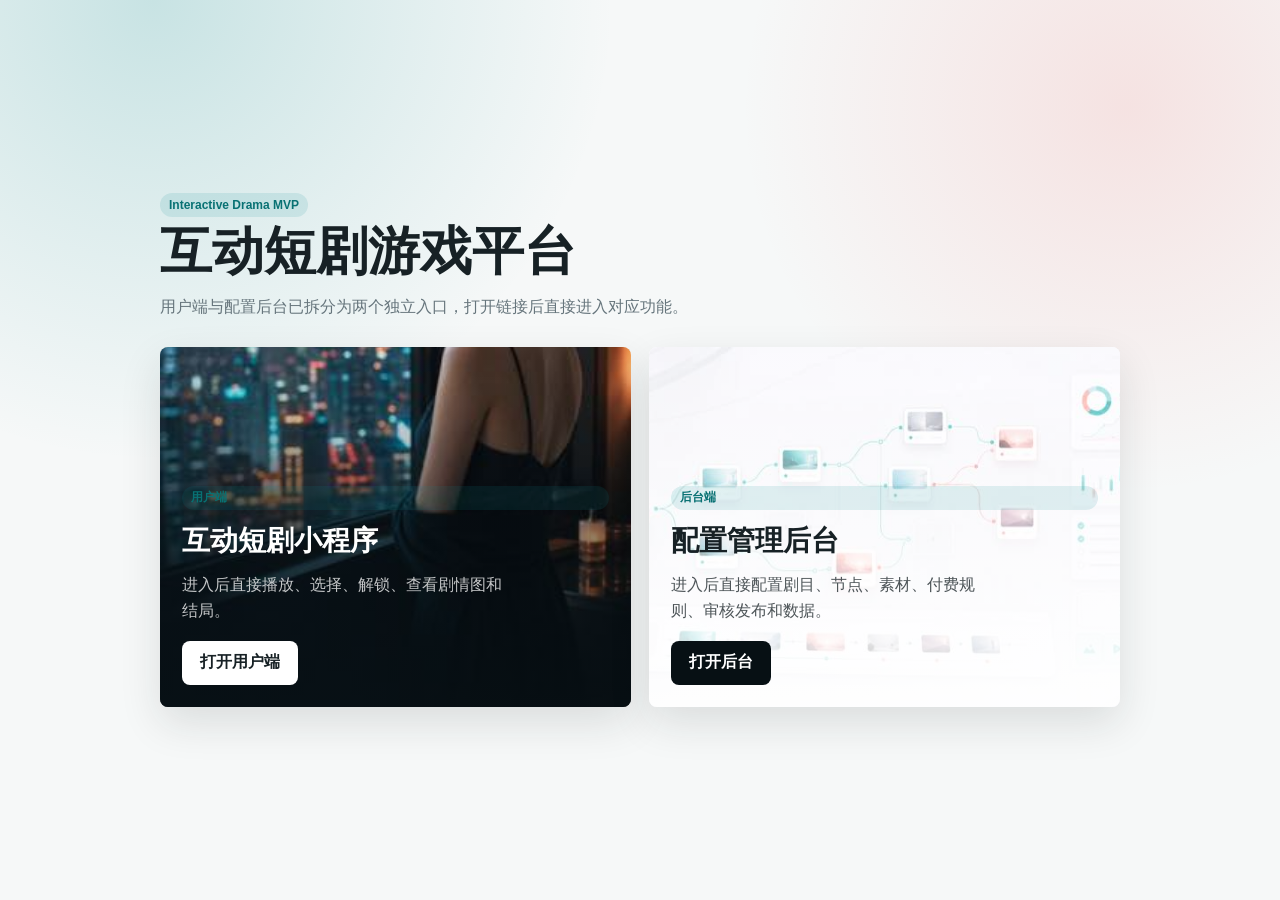
<file: index.html>
<!doctype html>
<html lang="zh-CN">
<head>
  <meta charset="utf-8">
  <meta name="viewport" content="width=device-width, initial-scale=1">
  <title>互动短剧游戏平台 Demo</title>
  <link rel="stylesheet" href="./shared/base.css">
  <link rel="stylesheet" href="./shared/runtime-assets.css">
  <style>
    body {
      min-height: 100vh;
      display: grid;
      place-items: center;
      padding: 24px;
      background:
        radial-gradient(circle at 12% 0, rgba(15, 143, 145, .2), transparent 32%),
        radial-gradient(circle at 88% 12%, rgba(241, 95, 91, .14), transparent 28%),
        #f6f8f8;
    }

    .portal {
      width: min(960px, 100%);
      display: grid;
      grid-template-columns: 1fr 1fr;
      gap: 18px;
      align-items: stretch;
    }

    .portal-head {
      grid-column: 1 / -1;
      display: flex;
      align-items: end;
      justify-content: space-between;
      gap: 18px;
      margin-bottom: 8px;
    }

    .portal-head h1 {
      margin-bottom: 6px;
      font-size: clamp(30px, 5vw, 52px);
      letter-spacing: 0;
    }

    .portal-head p {
      margin-bottom: 0;
      color: var(--muted);
      line-height: 1.7;
    }

    .entry-card {
      min-height: 360px;
      display: grid;
      align-content: end;
      gap: 12px;
      position: relative;
      isolation: isolate;
      overflow: hidden;
      border-radius: 8px;
      padding: 22px;
      color: #fff;
      box-shadow: var(--shadow);
    }

    .entry-card::before,
    .entry-card::after {
      position: absolute;
      inset: 0;
      content: "";
      z-index: -2;
      background-image: var(--asset-poster);
      background-size: cover;
      background-position: center;
    }

    .entry-card.admin::before {
      background-image: var(--asset-admin-canvas);
    }

    .entry-card::after {
      z-index: -1;
      background: linear-gradient(180deg, transparent, rgba(7, 16, 20, .82));
    }

    .entry-card.admin {
      color: var(--ink);
      background: #fff;
    }

    .entry-card.admin::after {
      background: linear-gradient(180deg, rgba(255, 255, 255, .24), rgba(255, 255, 255, .94));
    }

    .entry-card h2 {
      margin-bottom: 0;
      font-size: 28px;
    }

    .entry-card p {
      max-width: 320px;
      margin-bottom: 4px;
      color: currentColor;
      opacity: .76;
      line-height: 1.65;
    }

    .entry-card a {
      width: max-content;
      display: inline-grid;
      place-items: center;
      min-height: 44px;
      border-radius: 8px;
      padding: 0 18px;
      background: #fff;
      color: var(--ink);
      font-weight: 900;
    }

    .entry-card.admin a {
      background: var(--dark);
      color: #fff;
    }

    @media (max-width: 780px) {
      .portal,
      .portal-head {
        grid-template-columns: 1fr;
        display: grid;
      }
    }
  </style>
</head>
<body>
  <main class="portal">
    <header class="portal-head">
      <div>
        <span class="eyebrow">Interactive Drama MVP</span>
        <h1>互动短剧游戏平台</h1>
        <p>用户端与配置后台已拆分为两个独立入口，打开链接后直接进入对应功能。</p>
      </div>
    </header>
    <section class="entry-card">
      <span class="eyebrow">用户端</span>
      <h2>互动短剧小程序</h2>
      <p>进入后直接播放、选择、解锁、查看剧情图和结局。</p>
      <a href="./user/">打开用户端</a>
    </section>
    <section class="entry-card admin">
      <span class="eyebrow">后台端</span>
      <h2>配置管理后台</h2>
      <p>进入后直接配置剧目、节点、素材、付费规则、审核发布和数据。</p>
      <a href="./admin/">打开后台</a>
    </section>
  </main>
</body>
</html>
</file>
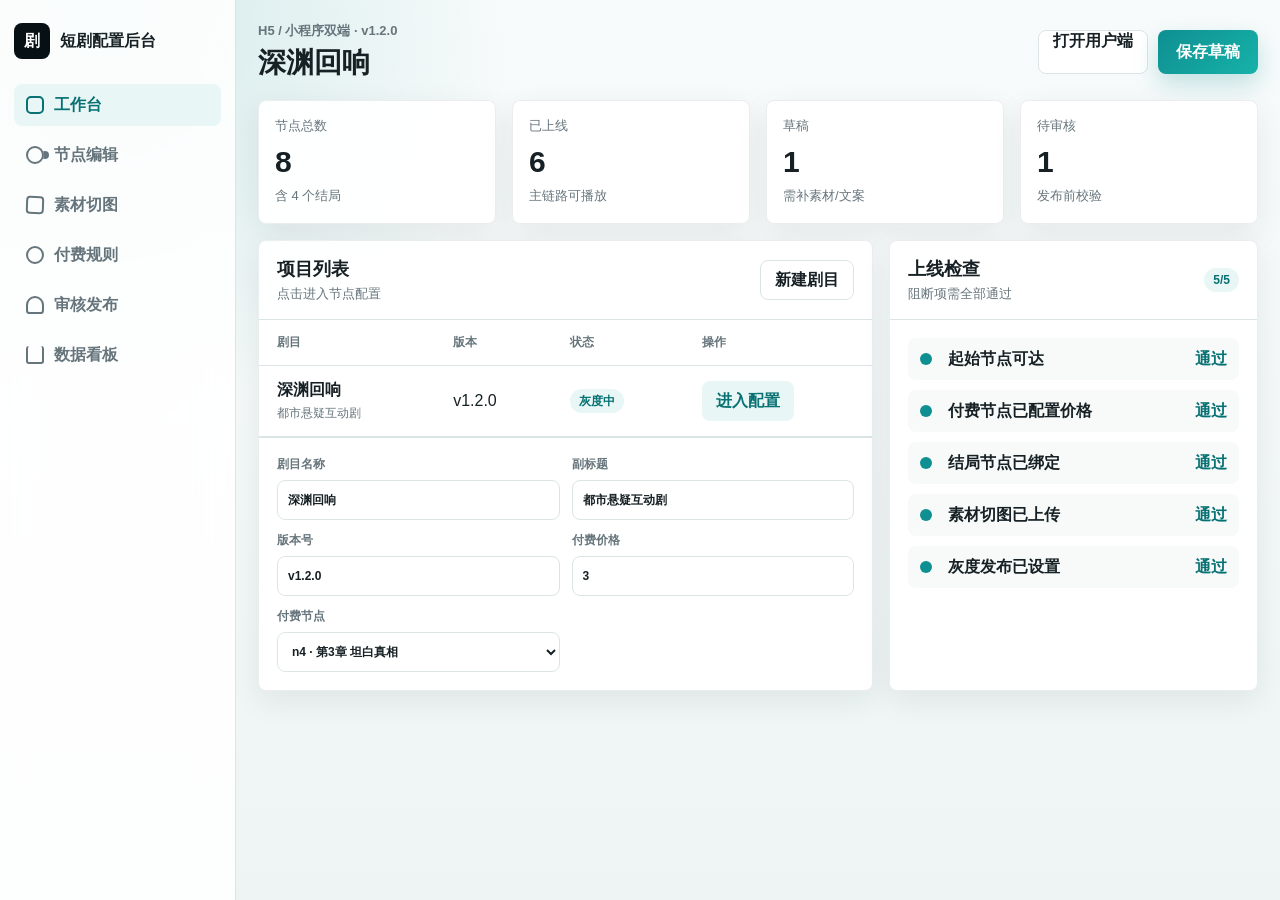
<file: admin/index.html>
<!doctype html>
<html lang="zh-CN">
<head>
  <meta charset="utf-8">
  <meta name="viewport" content="width=device-width, initial-scale=1">
  <meta name="theme-color" content="#f6f8f8">
  <title>互动短剧配置后台</title>
  <link rel="stylesheet" href="../shared/base.css">
  <link rel="stylesheet" href="../shared/runtime-assets.css">
  <link rel="stylesheet" href="./admin.css?v=config-video-20260627">
</head>
<body class="admin-shell">
  <main id="adminApp"></main>
  <script src="../shared/story-data.js?v=config-video-20260627"></script>
  <script src="./admin.js?v=config-video-20260627"></script>
</body>
</html>
</file>
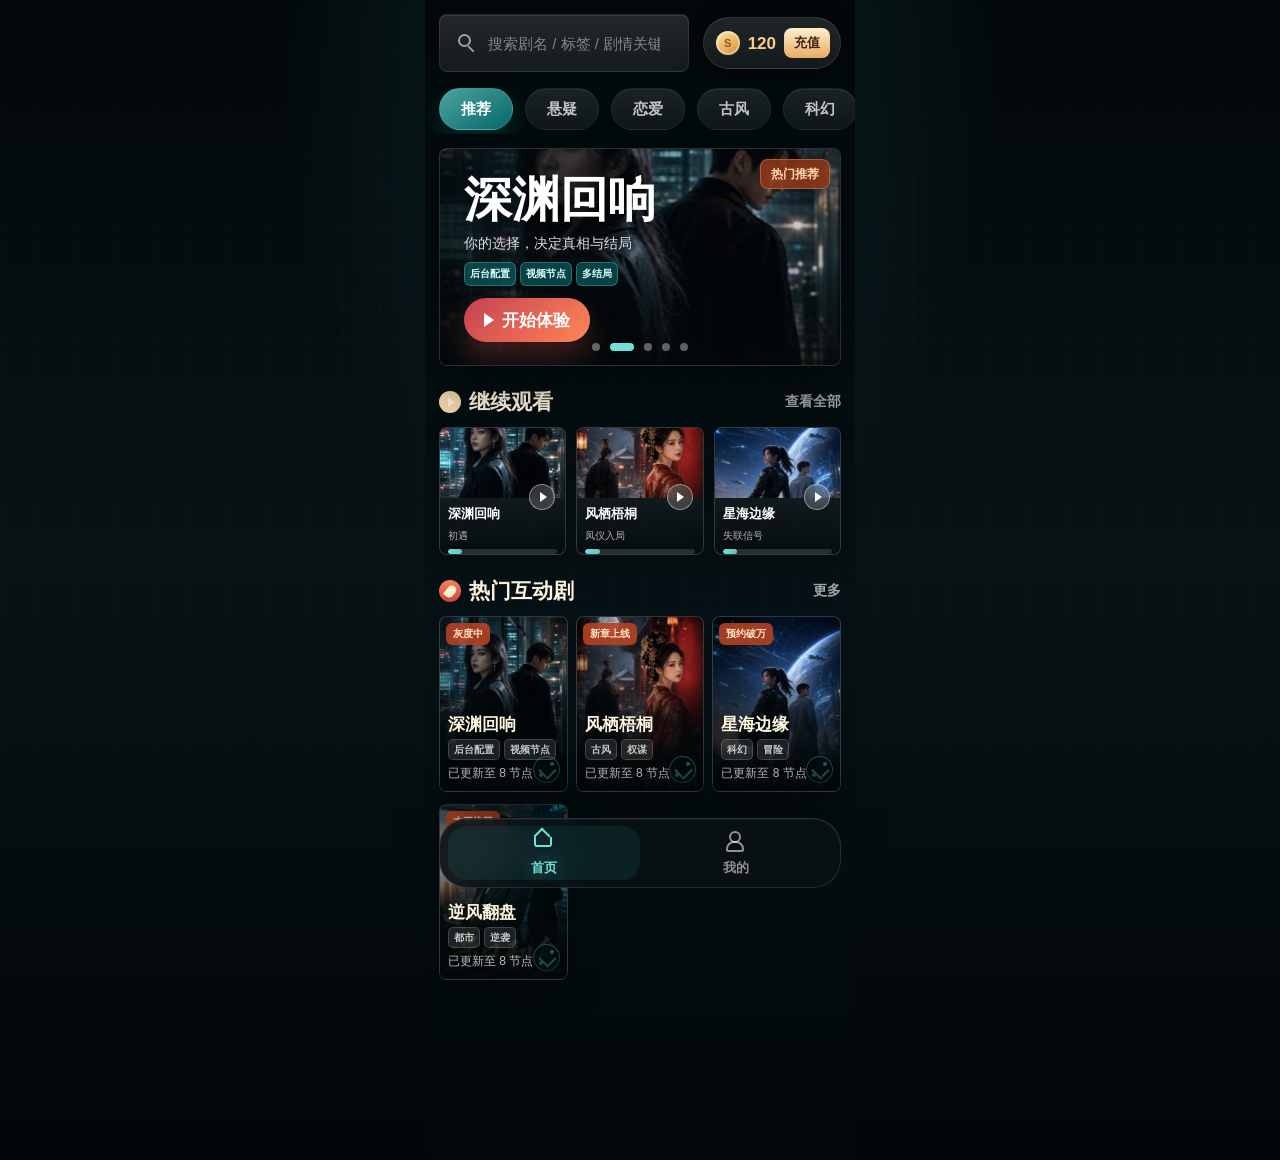
<file: user/index.html>
<!doctype html>
<html lang="zh-CN">
<head>
  <meta charset="utf-8">
  <meta name="viewport" content="width=device-width, initial-scale=1, viewport-fit=cover">
  <meta name="theme-color" content="#071014">
  <title>互动短剧用户端</title>
  <link rel="stylesheet" href="../shared/base.css">
  <link rel="stylesheet" href="../shared/runtime-assets.css">
  <link rel="stylesheet" href="./user.css?v=design-polish-20260628">
</head>
<body class="user-shell">
  <main id="app" class="miniapp" aria-live="polite"></main>
  <script src="../shared/story-data.js?v=design-polish-20260628"></script>
  <script src="./user.js?v=design-polish-20260628"></script>
</body>
</html>
</file>
<file: shared/base.css>
:root {
  --ink: #172125;
  --muted: #66757c;
  --soft: #f5f7f8;
  --panel: #ffffff;
  --line: #dce5e6;
  --teal: #0f8f91;
  --teal-dark: #087173;
  --coral: #f15f5b;
  --amber: #c8953f;
  --dark: #071014;
  --shadow: 0 16px 42px rgba(23, 33, 37, .12);
  --asset-poster: linear-gradient(145deg, #172a30, #071014 64%, #0f8f91);
  --asset-player: linear-gradient(145deg, #263942, #071014 68%, #6d342f);
  --asset-admin-canvas: linear-gradient(135deg, #f8fbfb, #edf5f5);
}

* {
  box-sizing: border-box;
}

html {
  min-height: 100%;
  color: var(--ink);
  background: var(--soft);
  font-family: -apple-system, BlinkMacSystemFont, "PingFang SC", "Microsoft YaHei", Arial, sans-serif;
}

body {
  min-height: 100%;
  margin: 0;
}

button,
input,
textarea,
select {
  font: inherit;
}

button,
a {
  -webkit-tap-highlight-color: transparent;
}

button {
  border: 0;
  cursor: pointer;
}

a {
  color: inherit;
  text-decoration: none;
}

h1,
h2,
h3,
p {
  margin-top: 0;
}

img {
  display: block;
  max-width: 100%;
}

.primary-action,
.primary-button {
  min-height: 44px;
  border-radius: 8px;
  padding: 0 18px;
  background: linear-gradient(135deg, var(--teal), #16b2a9);
  color: #fff;
  font-weight: 800;
  box-shadow: 0 10px 24px rgba(15, 143, 145, .24);
}

.secondary-button,
.ghost-action,
.danger-action,
.ghost-on-dark,
.link-button {
  min-height: 40px;
  border-radius: 8px;
  padding: 0 14px;
  font-weight: 800;
}

.secondary-button,
.ghost-action {
  border: 1px solid var(--line);
  background: #fff;
  color: var(--ink);
}

.danger-action {
  background: rgba(241, 95, 91, .12);
  color: #c83d39;
}

.ghost-on-dark {
  background: rgba(255, 255, 255, .14);
  color: #fff;
  backdrop-filter: blur(10px);
}

.link-button {
  background: #e8f6f5;
  color: var(--teal-dark);
}

.eyebrow {
  display: inline-flex;
  align-items: center;
  min-height: 24px;
  padding: 0 9px;
  border-radius: 999px;
  background: rgba(15, 143, 145, .12);
  color: var(--teal-dark);
  font-size: 12px;
  font-weight: 800;
}

.badge {
  display: inline-flex;
  align-items: center;
  justify-content: center;
  min-height: 24px;
  border-radius: 999px;
  padding: 0 9px;
  background: #eef3f3;
  color: var(--muted);
  font-size: 12px;
  font-weight: 800;
  white-space: nowrap;
}

.badge.live,
.badge.ok {
  background: #e8f6f5;
  color: var(--teal-dark);
}

.badge.warn {
  background: #fff1e1;
  color: #956316;
}

.muted,
.support-text {
  color: var(--muted);
}

.toast,
.admin-toast {
  position: fixed;
  left: 50%;
  z-index: 30;
  transform: translateX(-50%);
  border-radius: 8px;
  background: rgba(7, 16, 20, .94);
  color: #fff;
  font-weight: 800;
  box-shadow: var(--shadow);
}
</file>
<file: shared/runtime-assets.css>
:root{
  --asset-poster:url("[data-uri]");
  --asset-player:url("[data-uri]");
  --asset-admin-canvas:url("[data-uri]");
  --asset-drama-deep:url("[data-uri]");
  --asset-drama-palace:url("[data-uri]");
  --asset-drama-sci:url("[data-uri]");
  --asset-drama-city:url("[data-uri]");
}
</file>
<file: admin/admin.css>
.admin-shell {
  min-height: 100vh;
  background:
    radial-gradient(circle at 8% 0, rgba(15, 143, 145, .16), transparent 28%),
    linear-gradient(180deg, #f8fbfb, #eef4f4);
}

.admin-app {
  min-height: 100vh;
  display: grid;
  grid-template-columns: 236px minmax(0, 1fr);
}

.admin-nav {
  position: sticky;
  top: 0;
  height: 100vh;
  padding: 20px 14px;
  background: rgba(255, 255, 255, .88);
  border-right: 1px solid var(--line);
  backdrop-filter: blur(18px);
}

.brand-lockup {
  display: flex;
  align-items: center;
  gap: 10px;
  min-height: 42px;
  margin-bottom: 22px;
}

.brand-lockup span {
  width: 36px;
  height: 36px;
  display: grid;
  place-items: center;
  border-radius: 8px;
  background: var(--dark);
  color: #fff;
  font-weight: 900;
}

.brand-lockup strong {
  font-size: 16px;
}

.admin-nav nav {
  display: grid;
  gap: 8px;
}

.admin-nav button {
  display: flex;
  align-items: center;
  gap: 10px;
  min-height: 42px;
  padding: 0 12px;
  border-radius: 8px;
  background: transparent;
  color: var(--muted);
  font-weight: 800;
  text-align: left;
}

.admin-nav button.is-active {
  background: #e8f6f5;
  color: var(--teal-dark);
}

.nav-icon {
  width: 18px;
  height: 18px;
  flex: 0 0 auto;
  border: 2px solid currentColor;
  border-radius: 5px;
}

.icon-flow {
  border-radius: 50%;
  box-shadow: 10px 0 0 -5px currentColor;
}

.icon-image {
  border-radius: 4px;
  transform: rotate(2deg);
}

.icon-coin {
  border-radius: 50%;
}

.icon-rocket {
  border-radius: 10px 10px 4px 4px;
}

.icon-chart {
  border-radius: 3px;
  border-top: 0;
}

.admin-main {
  min-width: 0;
  padding: 22px;
}

.admin-top {
  display: flex;
  align-items: center;
  justify-content: space-between;
  gap: 18px;
  margin-bottom: 18px;
}

.admin-top p {
  margin-bottom: 4px;
  color: var(--muted);
  font-size: 13px;
  font-weight: 800;
}

.admin-top h1 {
  margin-bottom: 0;
  font-size: 28px;
  letter-spacing: 0;
}

.top-actions {
  display: flex;
  flex-wrap: wrap;
  justify-content: flex-end;
  gap: 10px;
}

.panel-grid,
.two-col,
.editor-layout {
  display: grid;
  gap: 16px;
}

.kpi-grid {
  grid-template-columns: repeat(4, minmax(0, 1fr));
  margin-bottom: 16px;
}

.metric-card,
.panel {
  border: 1px solid rgba(23, 33, 37, .08);
  border-radius: 8px;
  background: rgba(255, 255, 255, .94);
  box-shadow: 0 10px 30px rgba(23, 33, 37, .08);
}

.metric-card {
  min-height: 124px;
  padding: 16px;
}

.metric-card span,
.metric-card small {
  display: block;
  color: var(--muted);
  font-size: 13px;
}

.metric-card strong {
  display: block;
  margin: 10px 0 8px;
  font-size: 30px;
}

.two-col {
  grid-template-columns: minmax(0, 1.25fr) minmax(340px, .75fr);
}

.panel {
  min-width: 0;
  overflow: hidden;
}

.panel-head {
  display: flex;
  align-items: center;
  justify-content: space-between;
  gap: 14px;
  min-height: 72px;
  padding: 16px 18px;
  border-bottom: 1px solid var(--line);
}

.panel-head h2 {
  margin-bottom: 4px;
  font-size: 18px;
}

.panel-head p {
  margin-bottom: 0;
  color: var(--muted);
  font-size: 13px;
}

.admin-table {
  width: 100%;
  border-collapse: collapse;
}

.admin-table th,
.admin-table td {
  padding: 14px 18px;
  border-bottom: 1px solid var(--line);
  text-align: left;
  vertical-align: middle;
}

.admin-table th {
  color: var(--muted);
  font-size: 12px;
}

.admin-table td span:not(.badge) {
  display: block;
  margin-top: 4px;
  color: var(--muted);
  font-size: 12px;
}

.project-form {
  display: grid;
  grid-template-columns: repeat(2, minmax(0, 1fr));
  gap: 12px;
  padding: 18px;
  border-top: 1px solid var(--line);
}

.project-form label {
  display: grid;
  gap: 7px;
  color: var(--muted);
  font-size: 12px;
  font-weight: 800;
}

.project-form input,
.project-form select {
  min-height: 40px;
  border: 1px solid var(--line);
  border-radius: 8px;
  padding: 9px 10px;
  background: #fff;
  color: var(--ink);
}

.check-list {
  display: grid;
  gap: 10px;
  padding: 18px;
}

.check-list div {
  display: grid;
  grid-template-columns: 18px 1fr auto;
  gap: 10px;
  align-items: center;
  min-height: 42px;
  padding: 0 12px;
  border-radius: 8px;
  background: #f7faf9;
  color: var(--ink);
  font-weight: 800;
}

.check-list strong {
  color: var(--teal-dark);
}

.check-dot {
  width: 12px;
  height: 12px;
  border-radius: 50%;
  background: var(--teal);
}

.check-dot.warn {
  background: var(--amber);
}

.editor-layout {
  grid-template-columns: minmax(0, 1fr) 360px;
}

.editor-panel {
  min-height: 650px;
}

.segmented {
  display: grid;
  grid-template-columns: 1fr 1fr;
  width: 164px;
  padding: 4px;
  border: 1px solid var(--line);
  border-radius: 8px;
  background: #eef4f4;
}

.segmented button {
  min-height: 34px;
  border-radius: 6px;
  background: transparent;
  color: var(--muted);
  font-weight: 800;
}

.segmented button.is-active {
  background: #fff;
  color: var(--ink);
  box-shadow: 0 8px 18px rgba(23, 33, 37, .08);
}

.node-canvas {
  position: relative;
  min-height: 578px;
  margin: 18px;
  border-radius: 8px;
  overflow: hidden;
  border: 1px solid var(--line);
  background:
    linear-gradient(rgba(23, 33, 37, .045) 1px, transparent 1px),
    linear-gradient(90deg, rgba(23, 33, 37, .045) 1px, transparent 1px),
    #fbfdfd;
  background-size: 28px 28px;
}

.canvas-art {
  position: absolute;
  inset: 0;
  background-image: var(--asset-admin-canvas);
  background-size: cover;
  background-position: center;
  opacity: .34;
}

.admin-lines {
  position: absolute;
  inset: 0;
  width: 100%;
  height: 100%;
  pointer-events: none;
}

.admin-lines path {
  fill: none;
  stroke: rgba(15, 143, 145, .62);
  stroke-width: .55;
}

.admin-node {
  position: absolute;
  z-index: 2;
  width: 142px;
  min-height: 72px;
  transform: translate(-50%, -50%);
  padding: 10px;
  border-radius: 8px;
  background: rgba(255, 255, 255, .94);
  color: var(--ink);
  border: 1px solid var(--line);
  text-align: left;
  box-shadow: 0 12px 30px rgba(23, 33, 37, .1);
}

.admin-node small,
.admin-node strong,
.admin-node span {
  display: block;
}

.admin-node small,
.admin-node span {
  color: var(--muted);
  font-size: 11px;
}

.admin-node strong {
  margin: 4px 0;
  font-size: 13px;
  line-height: 1.25;
}

.admin-node.type-paid {
  border-color: rgba(200, 149, 63, .55);
}

.admin-node.type-ending {
  border-color: rgba(241, 95, 91, .45);
}

.admin-node.is-selected {
  border-color: var(--teal);
  box-shadow: 0 0 0 4px rgba(15, 143, 145, .14), 0 12px 30px rgba(23, 33, 37, .12);
}

.property-panel {
  align-self: start;
}

.field-form,
.rule-card,
.release-box {
  display: grid;
  gap: 12px;
  padding: 18px;
}

.field-form {
  grid-template-columns: repeat(2, minmax(0, 1fr));
}

.field-form label,
.rule-card label,
.release-box label {
  display: grid;
  gap: 7px;
  color: var(--muted);
  font-size: 12px;
  font-weight: 800;
}

.field-form input,
.field-form textarea,
.field-form select,
.rule-card input,
.rule-card select {
  min-height: 40px;
  border: 1px solid var(--line);
  border-radius: 8px;
  padding: 9px 10px;
  background: #fff;
  color: var(--ink);
}

.field-form textarea {
  min-height: 98px;
  resize: vertical;
}

.field-form .full,
.field-divider {
  grid-column: 1 / -1;
}

.field-divider {
  padding-top: 6px;
  color: var(--ink);
  font-size: 13px;
  font-weight: 900;
  border-top: 1px solid var(--line);
}

.choice-config {
  padding: 0 18px 18px;
}

.choice-config h3 {
  margin-bottom: 10px;
  font-size: 15px;
}

.choice-row {
  display: grid;
  grid-template-columns: 24px 1fr;
  gap: 8px;
  padding: 10px 0;
  border-top: 1px solid var(--line);
}

.choice-row.editable-choice {
  grid-template-columns: 24px minmax(130px, 1fr);
  align-items: start;
}

.choice-row span {
  width: 24px;
  height: 24px;
  display: grid;
  place-items: center;
  border-radius: 50%;
  background: #e8f6f5;
  color: var(--teal-dark);
  font-size: 12px;
  font-weight: 900;
}

.choice-row strong,
.choice-row small {
  grid-column: 2;
}

.choice-row small {
  color: var(--muted);
}

.choice-row label {
  display: grid;
  gap: 6px;
  color: var(--muted);
  font-size: 12px;
  font-weight: 800;
}

.choice-row input,
.choice-row select {
  min-height: 38px;
  border: 1px solid var(--line);
  border-radius: 8px;
  padding: 8px 9px;
  background: #fff;
  color: var(--ink);
}

.asset-grid {
  display: grid;
  grid-template-columns: repeat(5, minmax(0, 1fr));
  gap: 14px;
  padding: 18px;
}

.asset-card {
  min-width: 0;
  border: 1px solid var(--line);
  border-radius: 8px;
  overflow: hidden;
  background: #fff;
}

.asset-preview {
  display: block;
  width: 100%;
  aspect-ratio: 4 / 3;
  background-size: cover;
  background-position: center;
  background: #edf3f3;
}

.preview-poster .asset-preview {
  background-image: var(--asset-poster);
}

.preview-player .asset-preview {
  background-image: var(--asset-player);
}

.preview-canvas .asset-preview {
  background-image: var(--asset-admin-canvas);
}

.asset-card div {
  display: grid;
  gap: 8px;
  padding: 12px;
}

.asset-card small {
  color: var(--muted);
  font-size: 11px;
  line-height: 1.45;
  overflow-wrap: anywhere;
}

.publish-list div {
  grid-template-columns: 18px 120px 1fr;
  align-items: start;
  min-height: 58px;
  padding: 12px;
}

.publish-list p {
  margin: 0;
  color: var(--muted);
  font-weight: 500;
}

.release-box {
  align-content: start;
}

.release-box output {
  justify-self: end;
  color: var(--teal-dark);
}

.release-box input[type="range"] {
  width: 100%;
  accent-color: var(--teal);
}

.analytics-layout {
  grid-template-columns: minmax(360px, .8fr) minmax(0, 1.2fr);
}

.funnel-list {
  display: grid;
  gap: 16px;
  padding: 18px;
}

.funnel-list div {
  display: grid;
  grid-template-columns: 100px 58px 1fr;
  gap: 10px;
  align-items: center;
}

.funnel-list span {
  font-weight: 800;
}

.funnel-list strong {
  color: var(--teal-dark);
}

.funnel-list i {
  display: block;
  height: 14px;
  border-radius: 999px;
  background: linear-gradient(90deg, var(--teal), var(--coral));
  width: var(--value);
  min-width: 8px;
}

.admin-toast {
  bottom: 22px;
  padding: 12px 16px;
}

@media (max-width: 1100px) {
  .admin-app {
    grid-template-columns: 1fr;
  }

  .admin-nav {
    position: static;
    height: auto;
    display: grid;
    grid-template-columns: auto 1fr;
    gap: 14px;
    align-items: center;
  }

  .admin-nav nav {
    grid-auto-flow: column;
    grid-auto-columns: max-content;
    overflow-x: auto;
  }

  .editor-layout,
  .two-col,
  .analytics-layout {
    grid-template-columns: 1fr;
  }

  .asset-grid {
    grid-template-columns: repeat(3, minmax(0, 1fr));
  }
}

@media (max-width: 720px) {
  .admin-main {
    padding: 14px;
  }

  .admin-top {
    align-items: stretch;
    flex-direction: column;
  }

  .top-actions {
    justify-content: stretch;
  }

  .top-actions > * {
    flex: 1;
    display: grid;
    place-items: center;
  }

  .kpi-grid,
  .asset-grid,
  .project-form,
  .field-form {
    grid-template-columns: 1fr 1fr;
  }

  .node-canvas {
    min-height: 520px;
    margin: 12px;
  }

  .admin-node {
    width: 120px;
  }
}

@media (max-width: 520px) {
  .project-form,
  .field-form,
  .choice-row.editable-choice {
    grid-template-columns: 1fr;
  }

  .choice-row span {
    justify-self: start;
  }
}
</file>
<file: user/user.css>
.user-shell {
  min-height: 100vh;
  background:
    radial-gradient(circle at 18% 0, rgba(15, 143, 145, .22), transparent 30%),
    linear-gradient(145deg, #091015, #16130f 54%, #102126);
}

.miniapp {
  width: min(100%, 430px);
  min-height: 100vh;
  margin: 0 auto;
  background: #071014;
}

.mini-screen {
  position: relative;
  min-height: 100vh;
  padding-bottom: calc(76px + env(safe-area-inset-bottom));
  overflow: hidden;
  color: #fff;
  background: #071014;
}

.mini-top {
  position: sticky;
  top: 0;
  z-index: 20;
  display: flex;
  align-items: center;
  justify-content: space-between;
  min-height: calc(56px + env(safe-area-inset-top));
  padding: env(safe-area-inset-top) 14px 0;
  background: rgba(7, 16, 20, .84);
  border-bottom: 1px solid rgba(255, 255, 255, .08);
  backdrop-filter: blur(18px);
}

.top-title {
  display: grid;
  min-width: 0;
  gap: 2px;
}

.mini-time {
  color: rgba(255, 255, 255, .55);
  font-size: 11px;
  font-weight: 800;
}

.mini-top strong {
  overflow: hidden;
  max-width: 220px;
  font-size: 16px;
  text-overflow: ellipsis;
  white-space: nowrap;
}

.top-actions {
  display: flex;
  gap: 8px;
}

.icon-button {
  position: relative;
  width: 36px;
  height: 36px;
  border-radius: 8px;
  background: rgba(255, 255, 255, .1);
  color: #fff;
  border: 1px solid rgba(255, 255, 255, .12);
}

.icon-button::before,
.icon-button::after,
.search-icon::before,
.search-icon::after {
  position: absolute;
  content: "";
}

.icon-refresh::before {
  inset: 9px;
  border: 2px solid currentColor;
  border-left-color: transparent;
  border-radius: 50%;
}

.icon-refresh::after {
  right: 8px;
  top: 8px;
  width: 7px;
  height: 7px;
  border-top: 2px solid currentColor;
  border-right: 2px solid currentColor;
  transform: rotate(24deg);
}

.icon-back::before {
  left: 13px;
  top: 11px;
  width: 10px;
  height: 10px;
  border-left: 2px solid currentColor;
  border-bottom: 2px solid currentColor;
  transform: rotate(45deg);
}

.catalog-page,
.detail-body,
.profile-page {
  padding: 16px 14px 22px;
}

.catalog-head {
  display: flex;
  align-items: flex-start;
  justify-content: space-between;
  gap: 12px;
  margin-bottom: 14px;
}

.catalog-head h1 {
  max-width: 290px;
  margin: 10px 0 0;
  font-size: 26px;
  line-height: 1.18;
  letter-spacing: 0;
}

.profile-chip {
  min-width: 54px;
  height: 34px;
  border-radius: 8px;
  background: rgba(255, 255, 255, .1);
  color: #fff;
  font-size: 13px;
  font-weight: 900;
}

.search-box {
  position: relative;
  display: block;
  margin-bottom: 12px;
}

.search-box input {
  width: 100%;
  height: 44px;
  border: 1px solid rgba(255, 255, 255, .1);
  border-radius: 8px;
  padding: 0 14px 0 42px;
  outline: none;
  background: rgba(255, 255, 255, .09);
  color: #fff;
}

.search-box input::placeholder {
  color: rgba(255, 255, 255, .46);
}

.search-icon {
  position: absolute;
  left: 15px;
  top: 12px;
  width: 18px;
  height: 18px;
  color: rgba(255, 255, 255, .58);
}

.search-icon::before {
  inset: 1px 4px 4px 1px;
  border: 2px solid currentColor;
  border-radius: 50%;
}

.search-icon::after {
  right: 0;
  bottom: 1px;
  width: 8px;
  height: 2px;
  border-radius: 2px;
  background: currentColor;
  transform: rotate(45deg);
}

.category-row {
  display: flex;
  gap: 8px;
  margin: 4px -14px 16px;
  padding: 0 14px 2px;
  overflow-x: auto;
  scrollbar-width: none;
}

.category-row::-webkit-scrollbar,
.continue-strip::-webkit-scrollbar {
  display: none;
}

.category-row button {
  flex: 0 0 auto;
  min-height: 32px;
  border-radius: 8px;
  padding: 0 13px;
  background: rgba(255, 255, 255, .09);
  color: rgba(255, 255, 255, .72);
  font-size: 13px;
  font-weight: 900;
}

.category-row button.is-active {
  background: #eaf8f5;
  color: var(--teal-dark);
}

.cover-deep {
  --cover-image: var(--asset-drama-deep);
  --cover-tint: rgba(15, 143, 145, .78);
}

.cover-palace {
  --cover-image: var(--asset-drama-palace);
  --cover-tint: rgba(200, 149, 63, .76);
}

.cover-sci {
  --cover-image: var(--asset-drama-sci);
  --cover-tint: rgba(73, 154, 210, .78);
}

.cover-city {
  --cover-image: var(--asset-drama-city);
  --cover-tint: rgba(241, 95, 91, .72);
}

.poster-surface,
.feature-media,
.detail-hero,
.player-media::before {
  background-image: var(--cover-image);
  background-size: cover;
  background-position: center;
}

.feature-card {
  position: relative;
  display: grid;
  width: 100%;
  min-height: 258px;
  overflow: hidden;
  border-radius: 8px;
  color: #fff;
  text-align: left;
  isolation: isolate;
  box-shadow: 0 16px 44px rgba(0, 0, 0, .32);
}

.feature-media {
  position: absolute;
  inset: 0;
  z-index: -2;
}

.feature-card::after,
.detail-hero::after,
.player-media::after,
.pay-page::before,
.ending-page::before {
  position: absolute;
  inset: 0;
  z-index: -1;
  content: "";
  background:
    linear-gradient(180deg, rgba(7, 16, 20, .02), rgba(7, 16, 20, .32) 38%, #071014 92%),
    linear-gradient(90deg, rgba(7, 16, 20, .78), transparent 68%);
}

.feature-copy {
  align-self: end;
  display: grid;
  gap: 8px;
  padding: 18px;
}

.feature-copy strong {
  font-size: 30px;
  line-height: 1.08;
}

.feature-copy small,
.feature-metrics,
.detail-desc,
.now-card p,
.profile-card p,
.history-list p {
  color: rgba(255, 255, 255, .7);
  line-height: 1.55;
}

.feature-copy small {
  max-width: 280px;
}

.feature-metrics {
  font-size: 12px;
  font-weight: 800;
}

.content-section {
  margin-top: 18px;
}

.section-title {
  display: flex;
  align-items: center;
  justify-content: space-between;
  gap: 10px;
  margin-bottom: 11px;
}

.section-title h2 {
  margin: 0;
  font-size: 18px;
}

.section-title span {
  flex: 0 0 auto;
  color: rgba(255, 255, 255, .55);
  font-size: 12px;
  font-weight: 900;
}

.continue-strip {
  display: flex;
  gap: 10px;
  margin: 0 -14px;
  padding: 0 14px 2px;
  overflow-x: auto;
  scrollbar-width: none;
}

.continue-card {
  display: grid;
  flex: 0 0 220px;
  grid-template-columns: 62px 1fr;
  gap: 10px;
  min-height: 86px;
  padding: 10px;
  border-radius: 8px;
  background: rgba(255, 255, 255, .08);
  color: #fff;
  text-align: left;
  border: 1px solid rgba(255, 255, 255, .09);
}

.continue-card .poster-surface {
  min-height: 66px;
  border-radius: 8px;
}

.continue-card span:last-child {
  display: grid;
  align-content: center;
  gap: 6px;
  min-width: 0;
}

.continue-card strong,
.continue-card small,
.drama-info strong,
.drama-info small {
  overflow: hidden;
  text-overflow: ellipsis;
  white-space: nowrap;
}

.continue-card small {
  color: rgba(255, 255, 255, .58);
  font-size: 12px;
}

.drama-grid {
  display: grid;
  grid-template-columns: repeat(2, minmax(0, 1fr));
  gap: 12px;
}

.drama-card {
  display: grid;
  min-width: 0;
  padding: 0;
  overflow: hidden;
  border-radius: 8px;
  background: rgba(255, 255, 255, .08);
  color: #fff;
  text-align: left;
  border: 1px solid rgba(255, 255, 255, .09);
}

.drama-card .poster-surface {
  aspect-ratio: 3 / 4.25;
}

.drama-info {
  display: grid;
  gap: 6px;
  padding: 10px;
  min-width: 0;
}

.drama-info strong {
  font-size: 15px;
}

.drama-info small {
  color: rgba(255, 255, 255, .58);
  font-size: 12px;
}

.mini-tags,
.tag-list {
  display: flex;
  flex-wrap: wrap;
  gap: 6px;
}

.mini-tags span,
.tag-list span {
  min-height: 22px;
  border-radius: 999px;
  padding: 0 8px;
  background: rgba(255, 255, 255, .1);
  color: rgba(255, 255, 255, .72);
  font-size: 11px;
  font-weight: 800;
  line-height: 22px;
}

.detail-page {
  background: #071014;
}

.detail-hero {
  position: relative;
  min-height: 390px;
  isolation: isolate;
}

.detail-hero-actions {
  position: absolute;
  right: 14px;
  bottom: 18px;
  left: 14px;
  display: flex;
  justify-content: space-between;
  gap: 10px;
}

.detail-body {
  margin-top: -8px;
}

.detail-title {
  display: flex;
  justify-content: space-between;
  gap: 16px;
  margin-bottom: 10px;
}

.detail-title h1 {
  margin: 10px 0 0;
  font-size: 32px;
  line-height: 1.12;
}

.score {
  display: grid;
  place-items: center;
  flex: 0 0 52px;
  height: 52px;
  border-radius: 8px;
  background: #fff7e5;
  color: #956316;
  font-size: 20px;
  font-weight: 900;
}

.detail-desc {
  margin-bottom: 12px;
}

.tag-list {
  margin-bottom: 14px;
}

.tag-list span {
  background: rgba(15, 143, 145, .18);
  color: #9bf1e8;
}

.metric-row {
  display: grid;
  grid-template-columns: repeat(3, 1fr);
  gap: 8px;
  margin: 12px 0 14px;
}

.metric-row div,
.profile-grid div {
  min-width: 0;
  padding: 12px 10px;
  border-radius: 8px;
  background: rgba(255, 255, 255, .08);
  border: 1px solid rgba(255, 255, 255, .08);
}

.metric-row strong,
.metric-row span,
.profile-grid strong,
.profile-grid span {
  display: block;
}

.metric-row strong,
.profile-grid strong {
  overflow: hidden;
  font-size: 20px;
  text-overflow: ellipsis;
  white-space: nowrap;
}

.metric-row span,
.profile-grid span {
  margin-top: 5px;
  color: rgba(255, 255, 255, .55);
  font-size: 12px;
}

.detail-actions {
  display: grid;
  grid-template-columns: 1fr 116px;
  gap: 10px;
  margin-bottom: 14px;
}

.now-card {
  display: grid;
  grid-template-columns: 86px 1fr;
  gap: 12px;
  padding: 12px;
  border-radius: 8px;
  background: rgba(255, 255, 255, .08);
  border: 1px solid rgba(255, 255, 255, .09);
}

.now-card .poster-surface {
  min-height: 110px;
  border-radius: 8px;
}

.now-card small {
  color: #9bf1e8;
  font-size: 12px;
  font-weight: 900;
}

.now-card strong {
  display: block;
  margin: 7px 0;
  font-size: 18px;
}

.now-card p {
  margin-bottom: 0;
  font-size: 13px;
}

.episode-section {
  margin-top: 18px;
}

.episode-list {
  display: grid;
  gap: 8px;
}

.episode-item {
  display: flex;
  align-items: center;
  justify-content: space-between;
  gap: 12px;
  min-height: 48px;
  border-radius: 8px;
  padding: 0 12px;
  background: rgba(255, 255, 255, .07);
  color: rgba(255, 255, 255, .72);
  text-align: left;
  border: 1px solid rgba(255, 255, 255, .08);
}

.episode-item span {
  min-width: 0;
  overflow: hidden;
  font-weight: 900;
  text-overflow: ellipsis;
  white-space: nowrap;
}

.episode-item small {
  flex: 0 0 auto;
  color: rgba(255, 255, 255, .46);
  font-size: 12px;
}

.episode-item.is-visited {
  color: #fff;
  background: rgba(15, 143, 145, .18);
}

.episode-item.is-current {
  border-color: rgba(200, 149, 63, .72);
}

.episode-item.is-locked small {
  color: #ffb3a9;
}

.player-page {
  min-height: calc(100vh - 56px);
  background: #071014;
}

.player-media {
  position: relative;
  min-height: min(68vh, 620px);
  isolation: isolate;
  display: grid;
  align-content: end;
  padding: 18px 14px;
}

.player-media::before {
  position: absolute;
  inset: 0;
  z-index: -2;
  content: "";
}

.player-media.has-video::before {
  display: none;
}

.node-video {
  position: absolute;
  inset: 0;
  z-index: -2;
  width: 100%;
  height: 100%;
  background: #071014;
  object-fit: cover;
}

.player-controls {
  position: absolute;
  top: 14px;
  right: 14px;
  left: 14px;
  display: flex;
  justify-content: space-between;
  gap: 10px;
}

.player-progress {
  position: absolute;
  top: 70px;
  right: 14px;
  left: 14px;
  height: 4px;
  border-radius: 999px;
  background: rgba(255, 255, 255, .18);
  overflow: hidden;
}

.player-progress span {
  display: block;
  height: 100%;
  border-radius: inherit;
  background: linear-gradient(90deg, var(--teal), var(--coral));
}

.caption-panel {
  padding: 14px;
  border-radius: 8px;
  background: rgba(7, 16, 20, .68);
  border: 1px solid rgba(255, 255, 255, .12);
  backdrop-filter: blur(12px);
}

.caption-panel .eyebrow,
.feature-copy .badge,
.detail-title .eyebrow,
.map-head .eyebrow,
.pay-card .eyebrow,
.ending-card .eyebrow {
  background: rgba(255, 255, 255, .14);
  color: #fff;
}

.caption-panel h1 {
  margin: 12px 0 8px;
  font-size: 24px;
  line-height: 1.18;
}

.caption-panel p,
.choice-panel .support-text {
  margin-bottom: 0;
  color: rgba(255, 255, 255, .74);
  line-height: 1.65;
}

.choice-panel {
  padding: 16px 14px 22px;
  background: #071014;
}

.choice-panel > strong {
  display: block;
  margin-bottom: 10px;
  font-size: 17px;
}

.choice-button {
  display: flex;
  width: 100%;
  min-height: 56px;
  align-items: center;
  justify-content: space-between;
  gap: 12px;
  margin-top: 10px;
  padding: 0 14px;
  border-radius: 8px;
  background: #102229;
  color: #fff;
  border: 1px solid rgba(255, 255, 255, .1);
  text-align: left;
}

.choice-button:nth-of-type(2n) {
  background: #291d22;
}

.choice-button span {
  min-width: 0;
  font-weight: 900;
}

.choice-button small {
  flex: 0 0 auto;
  color: rgba(255, 255, 255, .64);
  white-space: nowrap;
}

.story-map-page,
.pay-page,
.ending-page {
  min-height: calc(100vh - 132px);
  padding: 18px 14px;
}

.story-map-page {
  background:
    radial-gradient(circle at 50% 0, rgba(15, 143, 145, .26), transparent 36%),
    #071014;
  color: #fff;
}

.map-head {
  display: flex;
  align-items: flex-start;
  justify-content: space-between;
  gap: 14px;
}

.map-head h1 {
  margin: 10px 0 8px;
  font-size: 28px;
}

.map-head p {
  margin-bottom: 0;
  color: rgba(255, 255, 255, .68);
  line-height: 1.5;
}

.map-board {
  position: relative;
  height: 560px;
  margin-top: 18px;
  border-radius: 8px;
  background:
    linear-gradient(rgba(255, 255, 255, .05) 1px, transparent 1px),
    linear-gradient(90deg, rgba(255, 255, 255, .05) 1px, transparent 1px),
    rgba(255, 255, 255, .05);
  background-size: 28px 28px;
  border: 1px solid rgba(255, 255, 255, .1);
  overflow: hidden;
}

.map-lines {
  position: absolute;
  inset: 0;
  width: 100%;
  height: 100%;
}

.map-lines path {
  fill: none;
  stroke: rgba(15, 143, 145, .76);
  stroke-width: .7;
}

.story-node {
  position: absolute;
  z-index: 2;
  width: 92px;
  min-height: 62px;
  transform: translate(-50%, -50%);
  border-radius: 8px;
  padding: 7px;
  color: rgba(255, 255, 255, .72);
  background: rgba(255, 255, 255, .08);
  border: 1px solid rgba(255, 255, 255, .14);
}

.story-node small,
.story-node strong {
  display: block;
}

.story-node small {
  margin-bottom: 4px;
  font-size: 10px;
}

.story-node strong {
  overflow-wrap: anywhere;
  font-size: 12px;
  line-height: 1.3;
}

.story-node.is-visited {
  background: rgba(15, 143, 145, .9);
  color: #fff;
}

.story-node.is-current {
  outline: 3px solid rgba(200, 149, 63, .42);
}

.story-node.is-locked {
  background: rgba(241, 95, 91, .22);
}

.pay-page,
.ending-page {
  position: relative;
  display: grid;
  align-content: center;
  color: #fff;
  background-image: var(--cover-image);
  background-size: cover;
  background-position: center;
  isolation: isolate;
}

.pay-card,
.ending-card {
  display: grid;
  gap: 12px;
  padding: 20px;
  border-radius: 8px;
  background: rgba(7, 16, 20, .72);
  border: 1px solid rgba(255, 255, 255, .14);
  backdrop-filter: blur(12px);
}

.pay-card h1,
.ending-card h1 {
  margin-bottom: 0;
  font-size: 28px;
  line-height: 1.15;
}

.pay-card p,
.ending-card p {
  color: rgba(255, 255, 255, .74);
  line-height: 1.7;
}

.price {
  font-size: 42px;
  font-weight: 900;
}

.ending-card dl {
  display: grid;
  grid-template-columns: repeat(3, 1fr);
  gap: 8px;
  margin: 0;
}

.ending-card dl div {
  padding: 12px;
  border-radius: 8px;
  background: rgba(255, 255, 255, .08);
}

.ending-card dt,
.ending-card dd {
  margin: 0;
}

.ending-card dt {
  color: rgba(255, 255, 255, .58);
  font-size: 12px;
}

.ending-card dd {
  margin-top: 6px;
  font-weight: 900;
}

.profile-page {
  min-height: calc(100vh - 132px);
}

.profile-card {
  display: flex;
  align-items: center;
  gap: 14px;
  padding: 16px;
  border-radius: 8px;
  background: rgba(255, 255, 255, .08);
  border: 1px solid rgba(255, 255, 255, .09);
}

.avatar {
  width: 56px;
  height: 56px;
  border-radius: 8px;
  display: grid;
  place-items: center;
  background: linear-gradient(145deg, var(--teal), var(--coral));
  color: #fff;
  font-weight: 900;
  font-size: 22px;
}

.profile-card h1 {
  margin-bottom: 6px;
  font-size: 22px;
}

.profile-card p {
  margin-bottom: 0;
}

.profile-grid {
  display: grid;
  grid-template-columns: repeat(3, 1fr);
  gap: 10px;
  margin-top: 14px;
}

.profile-dramas {
  margin: 18px 0 0;
}

.profile-drama-list {
  display: grid;
  gap: 10px;
}

.drama-card.is-compact {
  grid-template-columns: 64px 1fr;
  align-items: center;
}

.drama-card.is-compact .poster-surface {
  width: 64px;
  min-height: 84px;
  aspect-ratio: auto;
}

.history-list {
  margin-top: 18px;
}

.history-list h2 {
  margin-bottom: 10px;
  font-size: 18px;
}

.history-list article {
  margin-top: 10px;
  padding: 12px;
  border-radius: 8px;
  background: rgba(255, 255, 255, .08);
  border: 1px solid rgba(255, 255, 255, .09);
}

.history-list p {
  margin-bottom: 0;
}

.bottom-tabs {
  position: fixed;
  right: 0;
  bottom: 0;
  left: 0;
  z-index: 30;
  display: grid;
  grid-template-columns: repeat(2, 1fr);
  width: min(100%, 430px);
  height: calc(64px + env(safe-area-inset-bottom));
  margin: 0 auto;
  padding: 6px 8px calc(8px + env(safe-area-inset-bottom));
  background: rgba(7, 16, 20, .94);
  border-top: 1px solid rgba(255, 255, 255, .1);
  backdrop-filter: blur(16px);
}

.bottom-tabs button {
  display: grid;
  place-items: center;
  gap: 3px;
  border-radius: 8px;
  background: transparent;
  color: rgba(255, 255, 255, .55);
  font-size: 11px;
  font-weight: 800;
}

.bottom-tabs button.is-active {
  background: rgba(15, 143, 145, .2);
  color: #9bf1e8;
}

.tab-icon {
  position: relative;
  width: 18px;
  height: 18px;
  color: currentColor;
}

.tab-home::before,
.tab-home::after,
.tab-user::before,
.tab-user::after {
  position: absolute;
  content: "";
}

.tab-home::before {
  left: 2px;
  top: 8px;
  width: 14px;
  height: 8px;
  border: 2px solid currentColor;
  border-top: 0;
  border-radius: 0 0 3px 3px;
}

.tab-home::after {
  left: 4px;
  top: 1px;
  width: 10px;
  height: 10px;
  border-left: 2px solid currentColor;
  border-top: 2px solid currentColor;
  transform: rotate(45deg);
}

.tab-user::before {
  left: 5px;
  top: 2px;
  width: 8px;
  height: 8px;
  border: 2px solid currentColor;
  border-radius: 50%;
}

.tab-user::after {
  left: 2px;
  bottom: 1px;
  width: 14px;
  height: 7px;
  border: 2px solid currentColor;
  border-radius: 8px 8px 2px 2px;
}

.toast {
  bottom: calc(82px + env(safe-area-inset-bottom));
  padding: 12px 16px;
  font-size: 13px;
}

@media (max-width: 360px) {
  .catalog-head h1 {
    font-size: 23px;
  }

  .feature-copy strong,
  .detail-title h1 {
    font-size: 28px;
  }

  .detail-actions {
    grid-template-columns: 1fr;
  }

  .story-node {
    width: 82px;
  }
}

/* Design-polish layer aligned to the generated user mockups. */
.user-shell {
  background:
    radial-gradient(ellipse at 50% -10%, rgba(64, 197, 191, .18), transparent 42%),
    linear-gradient(180deg, #02070a 0%, #081316 48%, #020608 100%);
}

.miniapp,
.mini-screen {
  background:
    linear-gradient(180deg, rgba(2, 8, 10, .96) 0%, #061216 58%, #020709 100%);
}

.mini-screen::before {
  position: fixed;
  inset: 0;
  pointer-events: none;
  content: "";
  background:
    linear-gradient(90deg, rgba(255, 255, 255, .018) 1px, transparent 1px),
    linear-gradient(rgba(255, 255, 255, .012) 1px, transparent 1px);
  background-size: 38px 38px;
  mask-image: linear-gradient(180deg, transparent, #000 22%, #000 72%, transparent);
}

.catalog-home {
  padding: 14px 14px calc(104px + env(safe-area-inset-bottom));
}

.catalog-toolbar {
  display: grid;
  grid-template-columns: minmax(0, 1fr) auto;
  align-items: center;
  gap: 14px;
  margin: 0 0 16px;
}

.catalog-toolbar .search-box {
  margin: 0;
}

.catalog-toolbar .search-box input {
  height: 58px;
  border-radius: 8px;
  padding-left: 48px;
  border-color: rgba(255, 255, 255, .08);
  background:
    linear-gradient(180deg, rgba(255, 255, 255, .13), rgba(255, 255, 255, .075));
  color: rgba(255, 255, 255, .9);
  font-size: 15px;
  box-shadow: inset 0 1px 0 rgba(255, 255, 255, .08);
}

.catalog-toolbar .search-icon {
  left: 18px;
  top: 19px;
}

.wallet-chip {
  display: grid;
  grid-template-columns: 24px auto auto;
  align-items: center;
  gap: 8px;
  min-height: 52px;
  border-radius: 999px;
  padding: 0 10px 0 12px;
  color: #f7d18b;
  background: linear-gradient(180deg, rgba(255, 255, 255, .12), rgba(255, 255, 255, .07));
  border: 1px solid rgba(255, 255, 255, .1);
  box-shadow: 0 12px 30px rgba(0, 0, 0, .2);
}

.wallet-chip .coin-icon {
  display: grid;
  place-items: center;
  width: 24px;
  height: 24px;
  border-radius: 50%;
  background: linear-gradient(145deg, #ffe7a8, #d88a2f);
  color: #945716;
  font-size: 11px;
  font-weight: 900;
  box-shadow: inset 0 0 0 2px rgba(255, 255, 255, .34);
}

.wallet-chip strong {
  font-size: 17px;
  line-height: 1;
}

.wallet-chip em {
  min-height: 30px;
  border-radius: 8px;
  padding: 0 10px;
  background: linear-gradient(180deg, #fff0cf, #e8ab63);
  color: #3d2411;
  font-style: normal;
  font-size: 13px;
  font-weight: 900;
  line-height: 30px;
}

.category-row {
  gap: 12px;
  margin: 0 -14px 14px;
  padding: 0 14px 4px;
}

.category-row button {
  min-width: 74px;
  min-height: 42px;
  border-radius: 999px;
  padding: 0 18px;
  background:
    linear-gradient(180deg, rgba(255, 255, 255, .1), rgba(255, 255, 255, .055));
  color: rgba(255, 255, 255, .74);
  border: 1px solid rgba(255, 255, 255, .06);
  font-size: 15px;
  box-shadow: inset 0 1px 0 rgba(255, 255, 255, .05);
}

.category-row button.is-active {
  background: linear-gradient(145deg, rgba(101, 223, 216, .72), rgba(12, 123, 126, .84));
  color: #fff;
  border-color: rgba(141, 255, 246, .22);
  box-shadow: 0 10px 26px rgba(23, 187, 181, .2);
}

.poster-surface,
.feature-media,
.detail-hero,
.player-media::before,
.node-thumb {
  background-image: var(--cover-image);
  background-size: cover;
  background-position: center;
}

.cover-deep {
  --cover-tint: rgba(26, 185, 177, .72);
}

.feature-card {
  min-height: 214px;
  border-radius: 8px;
  border: 1px solid rgba(255, 255, 255, .14);
  background: #071014;
  box-shadow:
    0 22px 54px rgba(0, 0, 0, .42),
    inset 0 1px 0 rgba(255, 255, 255, .12);
}

.feature-media {
  background-position: 58% 31%;
}

.feature-card::after {
  background:
    linear-gradient(90deg, rgba(3, 8, 10, .88) 0%, rgba(3, 8, 10, .58) 40%, rgba(3, 8, 10, .05) 72%),
    linear-gradient(180deg, transparent 0%, rgba(4, 11, 13, .22) 48%, rgba(3, 8, 10, .84) 100%);
}

.feature-badge {
  position: absolute;
  top: 10px;
  right: 10px;
  z-index: 1;
  min-height: 28px;
  border-radius: 8px;
  padding: 0 10px;
  color: #ffd9ad;
  background: rgba(144, 54, 24, .86);
  border: 1px solid rgba(255, 183, 99, .34);
  font-size: 12px;
  font-weight: 900;
  line-height: 28px;
}

.feature-copy {
  gap: 8px;
  width: 62%;
  min-height: 214px;
  align-content: center;
  align-self: stretch;
  padding: 22px 18px 18px;
}

.feature-copy strong {
  font-size: clamp(34px, 11vw, 48px);
  line-height: 1.02;
  font-family: "STSong", "Songti SC", "PingFang SC", serif;
  text-shadow: 0 4px 18px rgba(0, 0, 0, .48);
}

.feature-copy small {
  max-width: 220px;
  color: rgba(255, 255, 255, .86);
  font-size: 14px;
}

.feature-copy .mini-tags span {
  min-height: 24px;
  border-radius: 6px;
  background: rgba(13, 123, 126, .5);
  border: 1px solid rgba(112, 255, 243, .26);
  color: #d9fffb;
  line-height: 22px;
}

.feature-cta {
  display: inline-flex;
  align-items: center;
  justify-content: center;
  gap: 8px;
  width: max-content;
  min-height: 44px;
  margin-top: 4px;
  border-radius: 999px;
  padding: 0 20px;
  background: linear-gradient(135deg, #c64151, #ff8657);
  color: #fff;
  font-size: 17px;
  font-weight: 900;
  box-shadow: 0 16px 30px rgba(218, 83, 75, .28);
}

.play-mini,
.play-large,
.hero-play span,
.float-play::before {
  display: inline-block;
  width: 0;
  height: 0;
  border-top: 7px solid transparent;
  border-bottom: 7px solid transparent;
  border-left: 10px solid currentColor;
}

.hero-dots {
  position: absolute;
  right: 50%;
  bottom: 14px;
  display: flex;
  gap: 10px;
  transform: translateX(50%);
}

.hero-dots i {
  width: 8px;
  height: 8px;
  border-radius: 999px;
  background: rgba(255, 255, 255, .36);
}

.hero-dots i.is-active {
  width: 24px;
  background: #6fe1d8;
}

.content-section {
  margin-top: 22px;
}

.section-title {
  margin-bottom: 11px;
}

.section-title h2 {
  display: inline-flex;
  align-items: center;
  gap: 8px;
  color: #fff4df;
  font-family: "STSong", "Songti SC", "PingFang SC", serif;
  font-size: 21px;
  font-weight: 900;
}

.section-title span {
  color: rgba(255, 255, 255, .64);
  font-size: 14px;
}

.title-icon {
  display: inline-grid;
  place-items: center;
  width: 22px;
  height: 22px;
  border-radius: 50%;
}

.play-title {
  background: #f2d7aa;
  color: #092024;
}

.play-title::before {
  width: 0;
  height: 0;
  margin-left: 2px;
  border-top: 5px solid transparent;
  border-bottom: 5px solid transparent;
  border-left: 7px solid currentColor;
  content: "";
}

.fire-title {
  background: linear-gradient(180deg, #ff875f, #c94339);
}

.fire-title::before {
  width: 9px;
  height: 13px;
  border-radius: 8px 8px 8px 2px;
  background: #fff0cb;
  content: "";
  transform: rotate(38deg);
}

.continue-strip {
  display: grid;
  grid-template-columns: repeat(3, minmax(0, 1fr));
  gap: 10px;
  margin: 0;
  padding: 0;
  overflow: visible;
}

.continue-card {
  position: relative;
  display: grid;
  grid-template-columns: 1fr;
  gap: 0;
  min-height: 116px;
  padding: 0;
  overflow: hidden;
  border-radius: 8px;
  background: rgba(255, 255, 255, .07);
  border: 1px solid rgba(255, 255, 255, .12);
  box-shadow: 0 12px 30px rgba(0, 0, 0, .22);
}

.continue-card .poster-surface {
  min-height: 74px;
  border-radius: 0;
  background-position: center 28%;
}

.continue-card::after {
  position: absolute;
  inset: 0;
  pointer-events: none;
  content: "";
  background: linear-gradient(180deg, transparent 36%, rgba(2, 8, 10, .82));
}

.float-play {
  position: absolute;
  right: 10px;
  top: 56px;
  z-index: 2;
  display: grid;
  place-items: center;
  width: 26px;
  height: 26px;
  border-radius: 50%;
  color: #fff;
  background: rgba(255, 255, 255, .18);
  border: 1px solid rgba(255, 255, 255, .42);
  backdrop-filter: blur(8px);
}

.float-play::before {
  width: 0;
  height: 0;
  margin-left: 2px;
  border-top-width: 5px;
  border-bottom-width: 5px;
  border-left-width: 7px;
  content: "";
}

.continue-copy {
  position: relative;
  z-index: 1;
  display: grid;
  gap: 4px;
  min-width: 0;
  padding: 8px 8px 9px;
}

.continue-copy strong {
  overflow: hidden;
  color: #fff;
  font-size: 14px;
  text-overflow: ellipsis;
  white-space: nowrap;
}

.continue-copy small {
  overflow: hidden;
  color: rgba(255, 255, 255, .68);
  font-size: 11px;
  text-overflow: ellipsis;
  white-space: nowrap;
}

.progress-track {
  display: block;
  height: 5px;
  overflow: hidden;
  border-radius: 999px;
  background: rgba(255, 255, 255, .14);
}

.progress-track span {
  display: block;
  height: 100%;
  border-radius: inherit;
  background: linear-gradient(90deg, #66e3db, #71bdb7);
}

.drama-grid {
  grid-template-columns: repeat(3, minmax(0, 1fr));
  gap: 12px 8px;
}

.drama-card {
  position: relative;
  display: grid;
  overflow: hidden;
  border-radius: 8px;
  background: linear-gradient(180deg, rgba(255, 255, 255, .09), rgba(255, 255, 255, .05));
  border: 1px solid rgba(255, 255, 255, .12);
  box-shadow: 0 14px 34px rgba(0, 0, 0, .24);
}

.poster-wrap {
  position: relative;
  display: block;
  overflow: hidden;
}

.drama-card .poster-surface {
  display: block;
  width: 100%;
  aspect-ratio: 3 / 4;
  background-position: center 21%;
  transition: transform .28s ease;
}

.drama-card:active .poster-surface {
  transform: scale(1.03);
}

.poster-wrap::after {
  position: absolute;
  inset: 0;
  content: "";
  background: linear-gradient(180deg, transparent 42%, rgba(2, 8, 10, .88));
}

.card-badge {
  position: absolute;
  top: 6px;
  left: 6px;
  z-index: 1;
  max-width: calc(100% - 12px);
  min-height: 22px;
  border-radius: 6px;
  padding: 0 7px;
  overflow: hidden;
  background: rgba(181, 65, 35, .9);
  color: #ffe6c9;
  font-size: 10px;
  font-weight: 900;
  line-height: 22px;
  text-overflow: ellipsis;
  white-space: nowrap;
}

.branch-dot {
  position: absolute;
  right: 7px;
  bottom: 8px;
  z-index: 1;
  width: 27px;
  height: 27px;
  border-radius: 50%;
  border: 1px solid rgba(98, 237, 225, .75);
  background: rgba(2, 20, 22, .64);
}

.branch-dot::before,
.branch-dot::after,
.branch-mark::before,
.branch-mark::after {
  position: absolute;
  content: "";
}

.branch-dot::before {
  left: 7px;
  top: 7px;
  width: 11px;
  height: 11px;
  border-left: 2px solid #69e4db;
  border-bottom: 2px solid #69e4db;
  transform: rotate(-45deg);
}

.branch-dot::after {
  right: 5px;
  top: 5px;
  width: 4px;
  height: 4px;
  border-radius: 50%;
  background: #69e4db;
  box-shadow: -11px 11px 0 #69e4db;
}

.drama-info {
  gap: 5px;
  padding: 8px 8px 10px;
}

.drama-info strong {
  color: #fff6df;
  font-family: "STSong", "Songti SC", "PingFang SC", serif;
  font-size: 17px;
  line-height: 1.14;
}

.drama-info small {
  display: none;
}

.mini-tags {
  gap: 4px;
  flex-wrap: nowrap;
  overflow: hidden;
}

.mini-tags span {
  min-height: 21px;
  border-radius: 5px;
  padding: 0 5px;
  background: rgba(255, 255, 255, .1);
  color: rgba(255, 255, 255, .75);
  border: 1px solid rgba(255, 255, 255, .16);
  font-size: 10px;
  line-height: 19px;
}

.update-line {
  overflow: hidden;
  color: rgba(255, 255, 255, .72);
  font-size: 12px;
  text-overflow: ellipsis;
  white-space: nowrap;
}

.detail-page {
  min-height: 100vh;
  padding-bottom: calc(166px + env(safe-area-inset-bottom));
  background: #040b0e;
}

.detail-hero {
  min-height: 386px;
  background-position: center 16%;
}

.detail-hero::after {
  background:
    radial-gradient(circle at 72% 50%, transparent 0 18%, rgba(4, 11, 14, .35) 45%, rgba(4, 11, 14, .84) 95%),
    linear-gradient(180deg, rgba(2, 7, 9, .14) 0%, rgba(2, 7, 9, .05) 36%, #040b0e 100%);
}

.detail-topbar {
  position: absolute;
  top: calc(14px + env(safe-area-inset-top));
  right: 14px;
  left: 14px;
  z-index: 2;
  display: flex;
  align-items: flex-start;
  justify-content: space-between;
  gap: 12px;
}

.detail-icon,
.map-back,
.map-help {
  position: relative;
  display: grid;
  place-items: center;
  width: 46px;
  height: 46px;
  border-radius: 50%;
  color: #fff;
  background: rgba(0, 0, 0, .26);
  border: 1px solid rgba(255, 255, 255, .18);
  backdrop-filter: blur(12px);
}

.detail-icon.icon-back::before,
.map-back.icon-back::before {
  position: absolute;
  left: 17px;
  top: 15px;
  width: 13px;
  height: 13px;
  border-left: 3px solid currentColor;
  border-bottom: 3px solid currentColor;
  content: "";
  transform: rotate(45deg);
}

.detail-top-actions {
  display: flex;
  gap: 14px;
}

.detail-tool {
  display: grid;
  justify-items: center;
  gap: 2px;
  min-width: 48px;
  color: #fff;
  background: transparent;
  font-size: 12px;
  font-weight: 800;
  text-shadow: 0 2px 8px rgba(0, 0, 0, .46);
}

.detail-tool span {
  font-size: 28px;
  line-height: 1;
}

.hero-play {
  position: absolute;
  top: 47%;
  left: 50%;
  z-index: 2;
  display: grid;
  place-items: center;
  width: 74px;
  height: 74px;
  border-radius: 50%;
  color: #fff;
  background: rgba(3, 8, 10, .44);
  border: 2px solid rgba(255, 189, 190, .8);
  box-shadow: 0 0 0 7px rgba(255, 255, 255, .08), 0 18px 42px rgba(0, 0, 0, .34);
  transform: translate(-50%, -50%);
  backdrop-filter: blur(8px);
}

.hero-play span {
  margin-left: 5px;
  border-top-width: 16px;
  border-bottom-width: 16px;
  border-left-width: 22px;
}

.ending-hint {
  position: absolute;
  top: 122px;
  right: 14px;
  z-index: 2;
  display: grid;
  grid-template-columns: 32px auto;
  align-items: center;
  min-width: 148px;
  min-height: 66px;
  border-radius: 8px;
  padding: 10px 12px;
  background: rgba(8, 16, 18, .6);
  color: #ffd58e;
  border: 1px solid rgba(220, 166, 76, .9);
  backdrop-filter: blur(10px);
}

.ending-hint strong,
.ending-hint small {
  grid-column: 2;
  text-align: left;
}

.ending-hint strong {
  font-size: 16px;
}

.ending-hint small {
  color: rgba(255, 255, 255, .86);
  font-size: 11px;
}

.branch-mark {
  position: relative;
  display: inline-block;
  width: 28px;
  height: 28px;
  color: #76e4db;
}

.branch-mark::before {
  left: 7px;
  bottom: 4px;
  width: 13px;
  height: 16px;
  border-left: 3px solid currentColor;
  border-bottom: 3px solid currentColor;
  border-radius: 0 0 0 8px;
  transform: rotate(-45deg);
}

.branch-mark::after {
  right: 5px;
  top: 2px;
  width: 7px;
  height: 7px;
  border-radius: 50%;
  background: currentColor;
  box-shadow: -15px 16px 0 currentColor, -4px 26px 0 currentColor;
}

.hero-watch {
  position: absolute;
  right: 18px;
  bottom: 34px;
  left: 18px;
  z-index: 2;
  display: grid;
  gap: 9px;
  color: #fff;
  font-size: 15px;
  font-weight: 800;
}

.hero-watch strong {
  color: #79e0d8;
  font-size: 24px;
  font-weight: 900;
}

.hero-watch .progress-track {
  width: 62%;
  height: 6px;
}

.detail-body {
  position: relative;
  z-index: 3;
  margin-top: -18px;
  padding: 0 18px 24px;
  background:
    linear-gradient(180deg, rgba(4, 11, 14, .12), #040b0e 72px);
}

.detail-title {
  align-items: flex-start;
  margin-bottom: 8px;
}

.detail-title h1 {
  margin: 0 0 12px;
  color: #fff;
  font-family: "STSong", "Songti SC", "PingFang SC", serif;
  font-size: 36px;
}

.detail-title .tag-list {
  margin: 0;
}

.tag-list span {
  min-height: 28px;
  border-radius: 999px;
  padding: 0 12px;
  background: rgba(255, 255, 255, .08);
  color: rgba(255, 255, 255, .75);
  border: 1px solid rgba(255, 255, 255, .18);
  font-size: 12px;
  line-height: 26px;
}

.tag-list span:last-child {
  border-color: rgba(94, 229, 219, .56);
  color: #87eee6;
}

.score {
  display: grid;
  place-items: center;
  gap: 2px;
  flex: 0 0 70px;
  height: 64px;
  border-radius: 8px;
  background: rgba(40, 20, 22, .72);
  color: #ff9187;
  border: 1px solid rgba(255, 128, 117, .46);
}

.score strong {
  font-size: 28px;
  line-height: 1;
}

.score small {
  color: rgba(255, 255, 255, .65);
  font-size: 10px;
  transform: scale(.9);
}

.detail-desc {
  max-width: 360px;
  margin: 0 0 8px;
  color: rgba(255, 255, 255, .72);
  font-size: 15px;
}

.detail-meta {
  margin: 0 0 18px;
  color: rgba(255, 226, 190, .8);
  font-size: 14px;
}

.detail-actions {
  grid-template-columns: 1fr 1fr;
  gap: 12px;
  margin-bottom: 20px;
}

.watch-action,
.map-action {
  display: grid;
  grid-template-columns: 42px minmax(0, auto);
  grid-template-rows: auto auto;
  align-items: center;
  justify-content: center;
  column-gap: 12px;
  min-height: 74px;
  padding: 0 14px;
  text-align: left;
}

.watch-action {
  background: linear-gradient(135deg, #bf4649, #d6675f);
  box-shadow: 0 16px 34px rgba(190, 70, 73, .28);
}

.map-action {
  border-color: rgba(86, 227, 219, .26);
  background: linear-gradient(145deg, rgba(21, 101, 99, .72), rgba(10, 48, 54, .95));
  color: #d9fffb;
}

.watch-action .play-large,
.map-action .branch-mark {
  grid-row: 1 / span 2;
  color: #fff;
}

.watch-action strong,
.map-action strong {
  overflow: hidden;
  font-size: 20px;
  line-height: 1.2;
  text-overflow: ellipsis;
  white-space: nowrap;
}

.watch-action small,
.map-action small {
  overflow: hidden;
  color: rgba(255, 255, 255, .76);
  font-size: 12px;
  text-overflow: ellipsis;
  white-space: nowrap;
}

.episode-section {
  margin: 0 0 20px;
}

.episode-rail {
  display: grid;
  grid-auto-flow: column;
  grid-auto-columns: minmax(82px, 1fr);
  gap: 9px;
  overflow-x: auto;
  padding: 2px 2px 8px;
  scrollbar-width: none;
}

.episode-rail::-webkit-scrollbar {
  display: none;
}

.episode-item {
  display: grid;
  align-content: center;
  justify-items: center;
  min-width: 82px;
  min-height: 72px;
  padding: 8px;
  background: linear-gradient(180deg, rgba(255, 255, 255, .1), rgba(255, 255, 255, .055));
  border-color: rgba(255, 255, 255, .12);
  text-align: center;
}

.episode-item span {
  display: -webkit-box;
  overflow: hidden;
  font-size: 14px;
  line-height: 1.35;
  white-space: normal;
  -webkit-line-clamp: 2;
  -webkit-box-orient: vertical;
}

.episode-item.is-visited {
  background: rgba(40, 104, 103, .28);
  border-color: rgba(94, 229, 219, .36);
}

.episode-item.is-current {
  border-color: rgba(105, 238, 228, .94);
  box-shadow: 0 0 0 1px rgba(105, 238, 228, .45), 0 0 24px rgba(105, 238, 228, .16);
}

.all-episodes {
  min-width: 96px;
}

.now-card {
  position: relative;
  grid-template-columns: 116px minmax(0, 1fr);
  gap: 14px;
  padding: 12px;
  overflow: hidden;
  background: linear-gradient(145deg, rgba(255, 255, 255, .1), rgba(255, 255, 255, .045));
  border-color: rgba(255, 255, 255, .14);
  box-shadow: inset 0 1px 0 rgba(255, 255, 255, .08);
}

.now-card .poster-surface {
  min-height: 96px;
  border-radius: 8px;
  background-position: center 22%;
}

.now-copy {
  min-width: 0;
  padding-right: 98px;
}

.now-copy small {
  color: #83efe7;
}

.now-copy strong {
  overflow: hidden;
  margin: 4px 0;
  color: #8cf1e9;
  font-size: 19px;
  text-overflow: ellipsis;
  white-space: nowrap;
}

.now-copy p {
  display: -webkit-box;
  overflow: hidden;
  margin: 0 0 8px;
  color: rgba(255, 255, 255, .68);
  font-size: 13px;
  line-height: 1.45;
  -webkit-line-clamp: 2;
  -webkit-box-orient: vertical;
}

.trust-pill {
  display: inline-flex;
  min-height: 26px;
  align-items: center;
  border-radius: 999px;
  padding: 0 10px;
  background: rgba(111, 65, 42, .52);
  color: #ffc494;
  border: 1px solid rgba(255, 145, 112, .34);
  font-size: 12px;
  font-weight: 900;
}

.unlock-panel {
  position: absolute;
  right: 0;
  top: 0;
  bottom: 0;
  display: grid;
  place-content: center;
  gap: 8px;
  width: 102px;
  padding: 10px;
  background: linear-gradient(145deg, rgba(111, 72, 24, .72), rgba(43, 27, 12, .92));
  border-left: 1px solid rgba(226, 165, 70, .42);
}

.unlock-panel small {
  color: #ffd79b;
  font-weight: 900;
  text-align: center;
}

.unlock-button,
.gold-button {
  min-height: 38px;
  border-radius: 8px;
  padding: 0 10px;
  color: #fff2ce;
  background: rgba(0, 0, 0, .22);
  border: 1px solid rgba(255, 215, 151, .5);
  font-weight: 900;
}

.choice-preview {
  margin-top: 20px;
}

.choice-preview-grid {
  display: grid;
  grid-template-columns: repeat(2, minmax(0, 1fr));
  gap: 10px;
}

.choice-preview-card {
  display: grid;
  gap: 8px;
  min-width: 0;
  min-height: 86px;
  border-radius: 8px;
  padding: 12px;
  background: rgba(255, 255, 255, .06);
  color: #fff;
  border: 1px solid rgba(255, 255, 255, .14);
  text-align: left;
}

.choice-preview-card.is-picked {
  border-color: rgba(229, 91, 83, .7);
  background: linear-gradient(145deg, rgba(129, 47, 43, .58), rgba(255, 255, 255, .045));
}

.choice-preview-card strong,
.choice-preview-card small {
  overflow: hidden;
  text-overflow: ellipsis;
  white-space: nowrap;
}

.choice-preview-card small {
  color: #82eadf;
}

.detail-dock {
  position: fixed;
  right: max(8px, calc((100vw - 430px) / 2 + 8px));
  bottom: calc(83px + env(safe-area-inset-bottom));
  left: max(8px, calc((100vw - 430px) / 2 + 8px));
  z-index: 29;
  display: grid;
  grid-template-columns: 72px minmax(0, 1fr) auto;
  align-items: center;
  gap: 10px;
  min-height: 70px;
  border-radius: 8px;
  padding: 8px;
  color: #fff;
  background: rgba(10, 18, 20, .9);
  border: 1px solid rgba(255, 255, 255, .13);
  box-shadow: 0 -12px 36px rgba(0, 0, 0, .32);
  backdrop-filter: blur(16px);
}

.detail-dock .poster-surface {
  height: 52px;
  border-radius: 6px;
}

.dock-copy {
  display: grid;
  gap: 5px;
  min-width: 0;
}

.dock-copy strong,
.dock-copy small {
  overflow: hidden;
  text-overflow: ellipsis;
  white-space: nowrap;
}

.dock-copy strong {
  font-size: 14px;
}

.dock-copy small {
  color: rgba(255, 255, 255, .68);
  font-size: 12px;
}

.dock-button {
  display: inline-flex;
  align-items: center;
  gap: 7px;
  min-height: 48px;
  border-radius: 8px;
  padding: 0 14px;
  color: #fff;
  background: linear-gradient(135deg, #2f9e99, #69bfb6);
  font-size: 14px;
  font-weight: 900;
}

.story-map-page {
  min-height: 100vh;
  padding: 18px 16px calc(100px + env(safe-area-inset-bottom));
  background:
    linear-gradient(180deg, rgba(4, 11, 14, .86), #050d10 44%, #020608);
}

.map-nav {
  display: grid;
  grid-template-columns: 48px 1fr 48px;
  align-items: center;
  gap: 8px;
  margin: 0 0 18px;
}

.map-nav h1 {
  margin: 0;
  color: #f7f2ed;
  text-align: center;
  font-family: "STSong", "Songti SC", "PingFang SC", serif;
  font-size: 36px;
  line-height: 1.1;
}

.map-back,
.map-help {
  background: rgba(255, 255, 255, .06);
}

.map-help {
  color: rgba(255, 255, 255, .78);
  font-size: 22px;
  font-weight: 900;
}

.map-stats {
  display: grid;
  grid-template-columns: repeat(3, 1fr);
  min-height: 70px;
  margin-bottom: 18px;
  border-radius: 8px;
  overflow: hidden;
  background: rgba(255, 255, 255, .045);
  border: 1px solid rgba(255, 255, 255, .11);
}

.map-stats span {
  display: grid;
  grid-template-columns: auto auto;
  place-content: center;
  gap: 8px;
  min-width: 0;
  color: #fff;
  border-right: 1px solid rgba(255, 255, 255, .1);
}

.map-stats span:last-child {
  border-right: 0;
}

.map-stats em {
  color: #73d7d1;
  font-style: normal;
  font-size: 15px;
  font-weight: 900;
}

.map-stats strong {
  color: #f0d395;
  font-size: 18px;
}

.map-board {
  height: 515px;
  margin-top: 0;
  border: 0;
  background:
    radial-gradient(ellipse at 48% 28%, rgba(65, 188, 182, .12), transparent 42%),
    linear-gradient(180deg, rgba(255, 255, 255, .03), rgba(255, 255, 255, .01));
  overflow: visible;
}

.map-lines {
  inset: 10px 0 0;
}

.map-lines path {
  stroke: rgba(129, 198, 205, .68);
  stroke-width: 1;
  stroke-linecap: round;
  filter: drop-shadow(0 0 6px rgba(95, 217, 215, .22));
}

.story-node {
  display: grid;
  width: 96px;
  min-height: 86px;
  padding: 0;
  overflow: hidden;
  border-color: rgba(139, 211, 218, .46);
  background: rgba(8, 18, 20, .84);
  box-shadow: 0 14px 34px rgba(0, 0, 0, .28);
}

.story-node .node-thumb {
  display: block;
  width: 100%;
  height: 50px;
  background-position: center 25%;
  filter: saturate(.92);
}

.story-node small,
.story-node strong {
  padding: 0 7px;
  text-align: center;
}

.story-node small {
  margin: 5px 0 1px;
  color: rgba(255, 255, 255, .74);
  font-size: 10px;
}

.story-node strong {
  display: -webkit-box;
  overflow: hidden;
  color: #f2eee4;
  font-size: 13px;
  line-height: 1.25;
  -webkit-line-clamp: 2;
  -webkit-box-orient: vertical;
}

.story-node.is-current {
  border-color: rgba(108, 242, 231, .95);
  outline: 3px solid rgba(90, 230, 220, .26);
  box-shadow: 0 0 24px rgba(105, 237, 226, .3), 0 16px 34px rgba(0, 0, 0, .3);
}

.story-node.is-visited {
  background: rgba(16, 76, 76, .9);
}

.story-node.is-locked {
  border-color: rgba(221, 157, 65, .78);
  background: rgba(42, 31, 14, .92);
}

.story-node.is-locked .node-thumb {
  filter: grayscale(1) brightness(.42);
}

.map-detail-card {
  display: grid;
  grid-template-columns: 42% minmax(0, 1fr);
  gap: 16px;
  margin-top: 18px;
  border-radius: 8px;
  padding: 14px;
  background: linear-gradient(145deg, rgba(255, 255, 255, .09), rgba(255, 255, 255, .035));
  border: 1px solid rgba(255, 255, 255, .14);
  box-shadow: inset 0 1px 0 rgba(255, 255, 255, .08);
}

.map-detail-card .poster-surface {
  min-height: 178px;
  border-radius: 8px;
  background-position: center 23%;
}

.map-detail-copy {
  display: grid;
  align-content: start;
  gap: 9px;
  min-width: 0;
}

.map-detail-copy h2 {
  margin: 0;
  color: #fff;
  font-family: "STSong", "Songti SC", "PingFang SC", serif;
  font-size: 23px;
  line-height: 1.22;
}

.map-detail-copy p {
  display: -webkit-box;
  overflow: hidden;
  margin: 0;
  color: rgba(255, 255, 255, .7);
  font-size: 13px;
  line-height: 1.6;
  -webkit-line-clamp: 3;
  -webkit-box-orient: vertical;
}

.map-choice-row {
  display: grid;
  grid-template-columns: repeat(2, minmax(0, 1fr));
  gap: 8px;
}

.map-choice {
  display: grid;
  gap: 4px;
  min-width: 0;
  min-height: 58px;
  border-radius: 8px;
  padding: 8px;
  background: rgba(21, 83, 82, .38);
  color: #8cf1e9;
  border: 1px solid rgba(106, 230, 220, .32);
  text-align: center;
}

.map-choice.is-hot {
  background: rgba(117, 47, 45, .38);
  color: #ffada5;
  border-color: rgba(248, 112, 101, .42);
}

.map-choice strong,
.map-choice small {
  overflow: hidden;
  text-overflow: ellipsis;
  white-space: nowrap;
}

.map-choice strong {
  font-size: 14px;
}

.map-choice small {
  color: rgba(255, 255, 255, .68);
  font-size: 11px;
}

.map-actions {
  display: grid;
  grid-template-columns: 1fr 1fr;
  gap: 8px;
}

.map-actions .primary-action,
.map-actions .ghost-on-dark,
.map-actions .gold-button {
  display: inline-flex;
  align-items: center;
  justify-content: center;
  gap: 7px;
  min-height: 42px;
  padding: 0 10px;
  font-size: 13px;
}

.map-actions .gold-button {
  grid-column: 1 / -1;
  background: linear-gradient(135deg, #a96e2f, #d5a55b);
  color: #fff7d9;
}

.profile-page {
  padding-bottom: calc(104px + env(safe-area-inset-bottom));
}

.bottom-tabs {
  right: max(14px, calc((100vw - 430px) / 2 + 14px));
  bottom: calc(12px + env(safe-area-inset-bottom));
  left: max(14px, calc((100vw - 430px) / 2 + 14px));
  width: auto;
  height: 70px;
  border-radius: 28px;
  padding: 7px 8px;
  background: rgba(9, 17, 21, .9);
  border: 1px solid rgba(255, 255, 255, .12);
  box-shadow: 0 -18px 46px rgba(0, 0, 0, .36), inset 0 1px 0 rgba(255, 255, 255, .06);
}

.bottom-tabs button {
  border-radius: 18px;
  font-size: 13px;
}

.bottom-tabs button.is-active {
  color: #71e1d8;
  background: rgba(35, 158, 155, .12);
  text-shadow: 0 0 18px rgba(105, 225, 216, .36);
}

.tab-icon {
  width: 24px;
  height: 24px;
}

.toast {
  z-index: 40;
}

@media (max-width: 390px) {
  .wallet-chip {
    grid-template-columns: 24px auto;
  }

  .wallet-chip em {
    display: none;
  }

  .category-row button {
    min-width: 66px;
    padding: 0 14px;
  }

  .feature-copy {
    width: 67%;
  }

  .continue-strip,
  .drama-grid {
    gap: 8px;
  }

  .detail-actions,
  .map-detail-card {
    grid-template-columns: 1fr;
  }

  .detail-dock {
    grid-template-columns: 58px minmax(0, 1fr);
  }

  .dock-button {
    grid-column: 1 / -1;
  }
}

.continue-card {
  height: 128px;
  min-height: 128px;
}

.continue-card .poster-surface {
  height: 70px;
  min-height: 0;
}

.continue-copy {
  gap: 3px;
  padding: 7px 8px 8px;
}

.continue-copy strong {
  font-size: 13px;
}

.continue-copy small {
  font-size: 10px;
}

.continue-copy small:last-child {
  color: #76d9d2;
}

.drama-card:not(.is-compact) {
  min-height: 176px;
  height: 176px;
}

.drama-card:not(.is-compact) .poster-wrap {
  position: absolute;
  inset: 0;
}

.drama-card:not(.is-compact) .poster-surface {
  height: 100%;
  aspect-ratio: auto;
}

.drama-card:not(.is-compact) .poster-wrap::after {
  background:
    linear-gradient(180deg, transparent 34%, rgba(2, 8, 10, .52) 62%, rgba(2, 8, 10, .94) 100%),
    linear-gradient(90deg, rgba(2, 8, 10, .42), transparent 58%);
}

.drama-card:not(.is-compact) .drama-info {
  position: relative;
  z-index: 2;
  align-self: end;
  min-height: 88px;
  padding: 34px 8px 9px;
  background: linear-gradient(180deg, transparent, rgba(2, 8, 10, .34) 32%, rgba(2, 8, 10, .82));
}

.player-page {
  min-height: 100vh;
}

.player-media {
  min-height: min(72vh, 650px);
  padding: calc(96px + env(safe-area-inset-top)) 14px 18px;
  background-position: center 18%;
}

.player-controls {
  top: calc(14px + env(safe-area-inset-top));
}

.player-controls .ghost-on-dark {
  min-height: 42px;
  border-radius: 8px;
  background: rgba(255, 255, 255, .14);
  border: 1px solid rgba(255, 255, 255, .14);
  box-shadow: 0 12px 28px rgba(0, 0, 0, .24);
}

.player-progress {
  top: calc(76px + env(safe-area-inset-top));
  height: 5px;
  background: rgba(255, 255, 255, .22);
}

.caption-panel {
  border-radius: 8px;
  background: rgba(5, 12, 15, .74);
  border: 1px solid rgba(255, 255, 255, .12);
  box-shadow: 0 18px 44px rgba(0, 0, 0, .3);
}

.choice-panel {
  padding-bottom: calc(98px + env(safe-area-inset-bottom));
}
</file>
